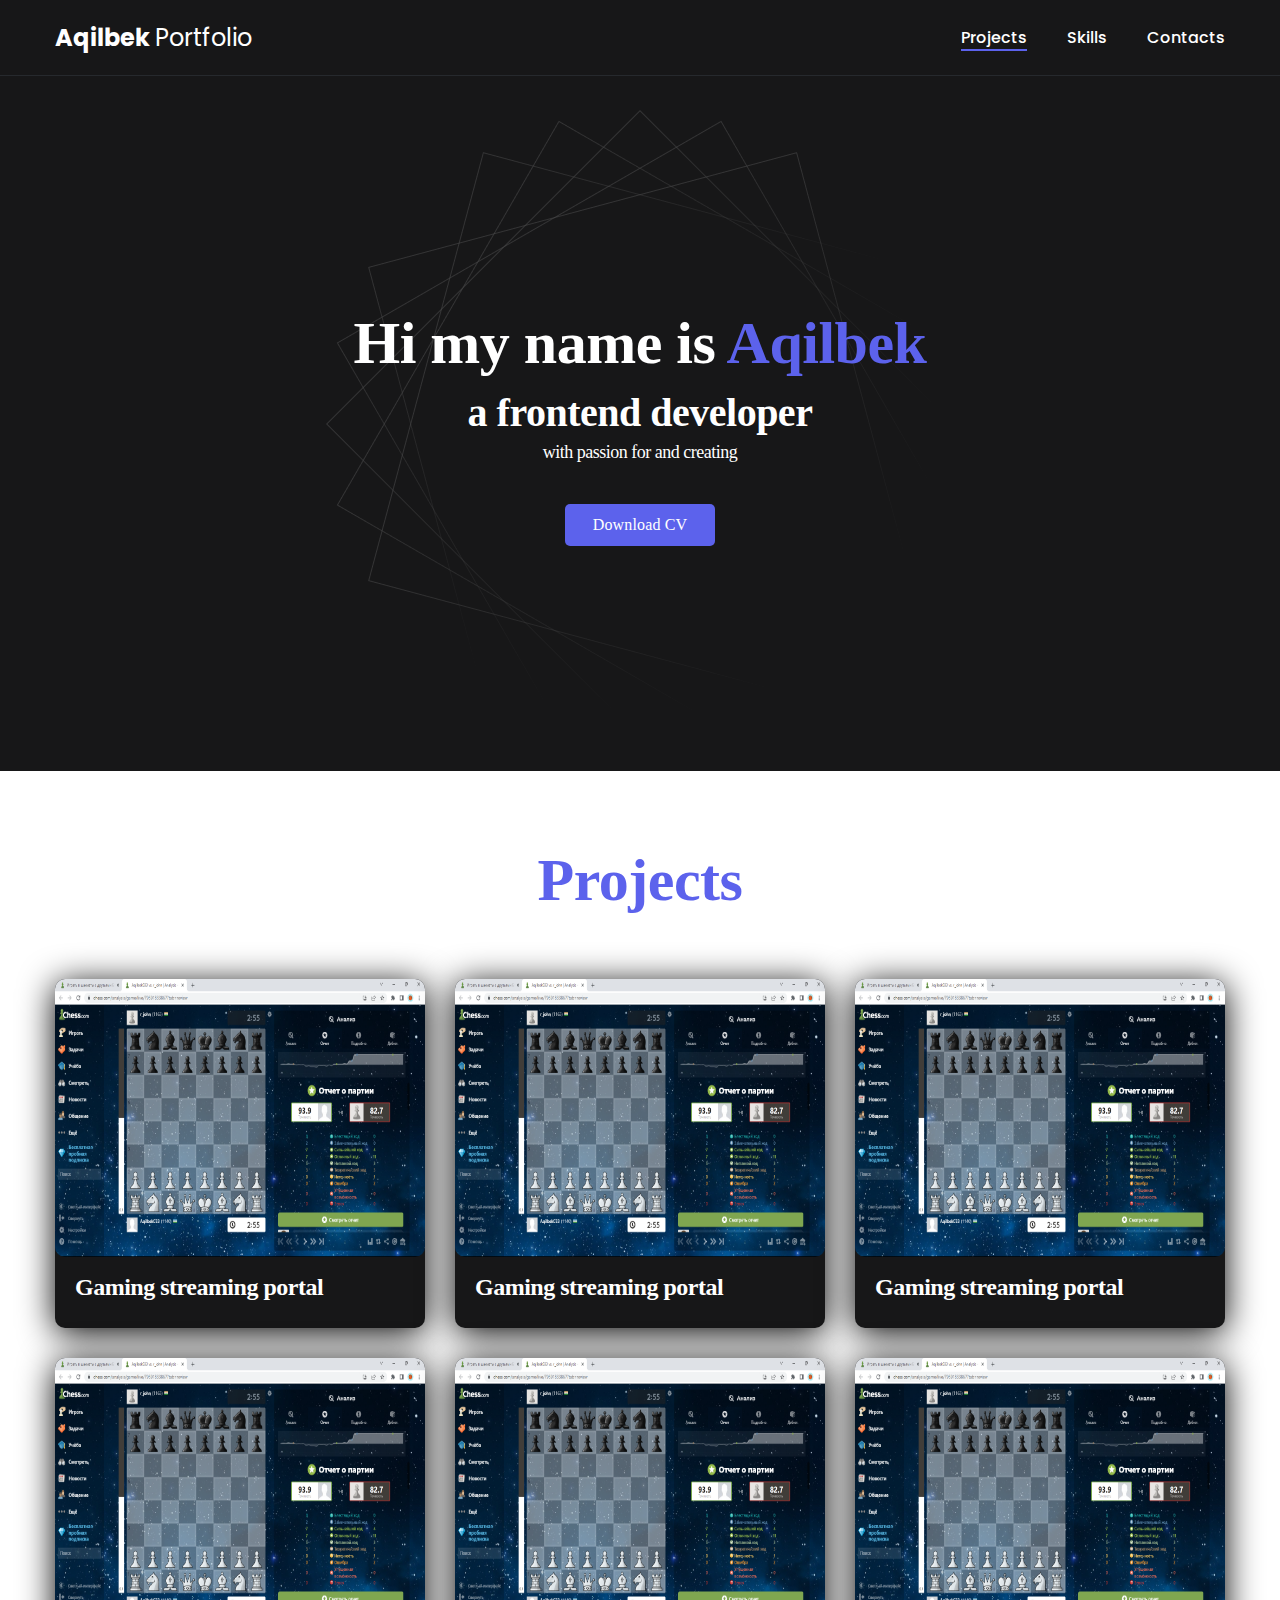
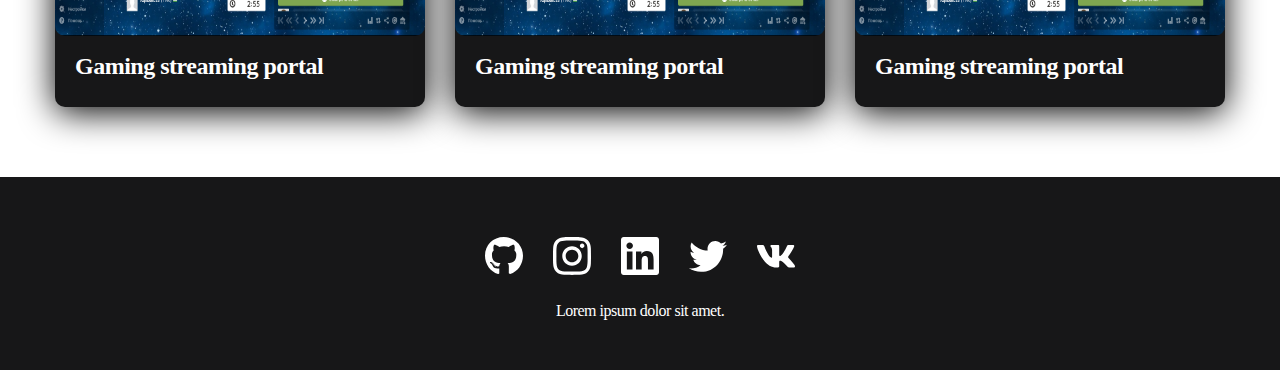
<file: index.html>
<!DOCTYPE html>
<html lang="en">
<head>
    <meta charset="UTF-8">
    <meta http-equiv="X-UA-Compatible" content="IE=edge">
    <meta name="viewport" content="width=device-width, initial-scale=1.0">
    <title>Aqilbek</title>
    <link rel="stylesheet" href="./assets/css/main.css">
</head>
<body>
        <nav class="nav ">
          <div class="container">
            <div class="nav-row">
                <a href="./index.html" class="logo">
                    <strong>Aqilbek</strong> Portfolio
                </a>  
                <ul class="nav-list">
                    <li class="nav-list__item">
                        <a href="#" class="nav-list__link nav-list__link--active">Projects</a>
                    </li>
                    <li class="nav-list__item">
                        <a href="#" class="nav-list__link">Skills</a>
                    </li>
                    <li class="nav-list__item">
                        <a href="#" class="nav-list__link">Contacts</a>
                    </li>
                </ul>
            </div>
          </div>
        </nav>

        <header class="header ">
       
             <div class="header__wrapper">
                <h1 class="header__title">
                    <strong> Hi my name is <em>Aqilbek</em></strong><br>
                    a frontend developer
                </h1>

                <div class="header__text">
                    <p>with passion for and creating</p>
                </div>
                <a href="#" class="btn">Download CV</a>
                 </div>
          
        </header>


        <main class="section ">
            <div class="container">
                <h2 class="title-1">Projects</h2>

                <ul class="projects">
                    <li class="project">
                        <img class="project__img" src="./images/pROject.jpg" alt="....">
                        <h3 class="project__title">Gaming streaming portal</h3>
                    </li>
                    <li class="project">
                        <img class="project__img" src="./images/pROject.jpg" alt="....">
                        <h3 class="project__title">Gaming streaming portal</h3>
                    </li>
                    <li class="project">
                        <img class="project__img" src="./images/pROject.jpg" alt="....">
                        <h3 class="project__title">Gaming streaming portal</h3>
                    </li>
                     <li class="project">
                        <img class="project__img" src="./images/pROject.jpg" alt="....">
                        <h3 class="project__title">Gaming streaming portal</h3>
                    </li>
                     <li class="project">
                        <img class="project__img" src="./images/pROject.jpg" alt="....">
                        <h3 class="project__title">Gaming streaming portal</h3>
                    </li>
                     <li class="project">
                        <img class="project__img" src="./images/pROject.jpg" alt="....">
                        <h3 class="project__title">Gaming streaming portal</h3>
                    </li>
                </ul>
            </div>
        </main>


        <footer class="footer">

            <div class="container">

                <div class="footer__wrapper">

                    <ul class="social">
                        <li class="social__item"><a href="#"><img src="./img_icons/gitHub.svg" alt=""></a></li>
                        <li class="social__item"><a href="#"><img src="./img_icons/instagram.svg" alt=""></a></li>
                        <li class="social__item"><a href="#"><img src="./img_icons/linkedIn.svg" alt=""></a></li>
                        <li class="social__item"><a href="#"><img src="./img_icons/twitter.svg" alt=""></a></li>
                        <li class="social__item"><a href="#"><img src="./img_icons/vk.svg" alt=""></a></li>
                      
    
                    </ul>


                    <div class="copyright">

                        <p>Lorem ipsum dolor sit amet.</p>
        
                    </div>

                </div>
               
            </div>

            
        </footer>

    <script src="./assets/js/app.js"></script>
</body>
</html>
</file>
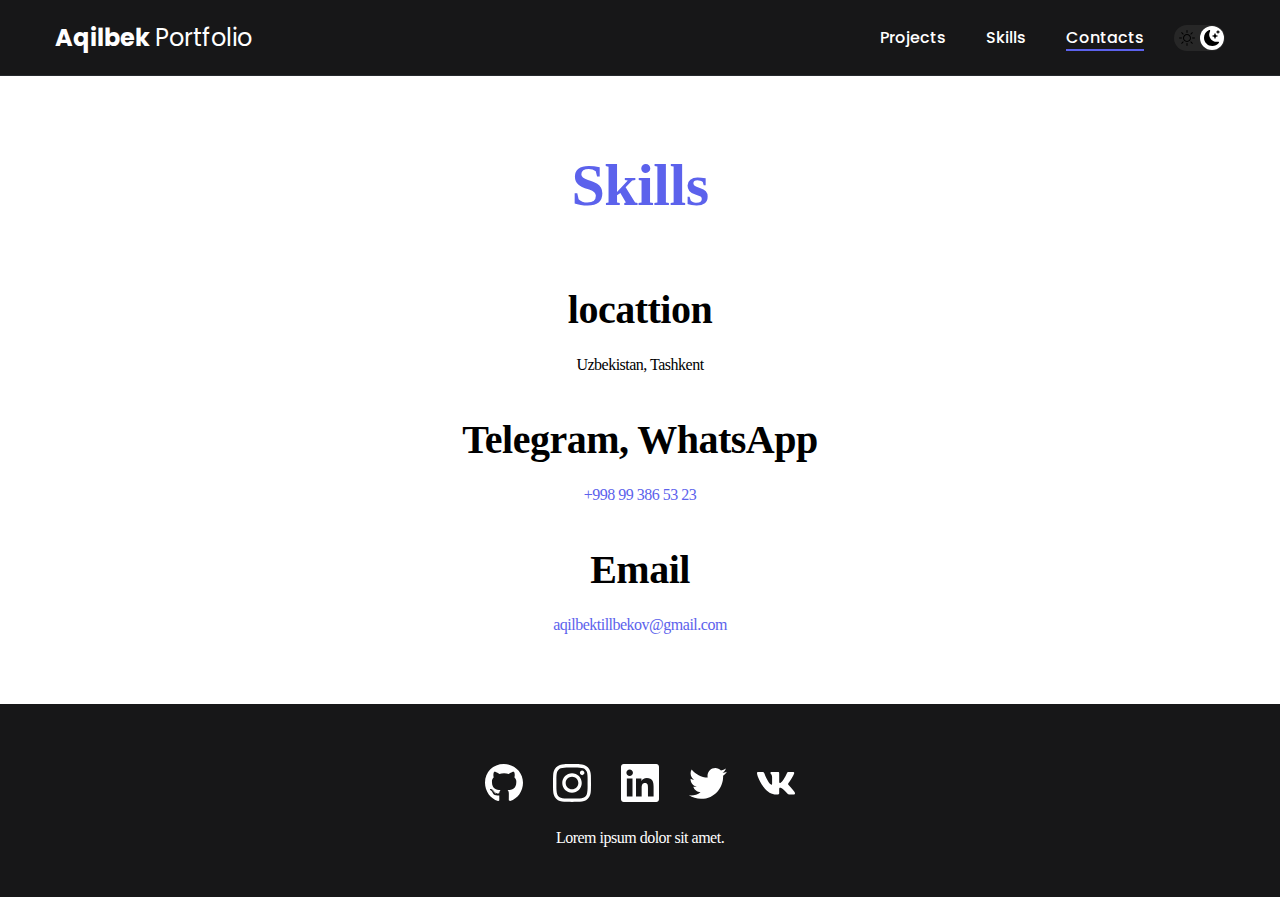
<file: contact.html>
<!DOCTYPE html>
<html lang="en">
<head>
    <meta charset="UTF-8">
    <meta http-equiv="X-UA-Compatible" content="IE=edge">
    <meta name="viewport" content="width=device-width, initial-scale=1.0">
    <title>Aqilbek</title>
    <link rel="stylesheet" href="./assets/css/main.css">
</head>
<body>
        <nav class="nav ">
          <div class="container">
            <div class="nav-row">
                <a href="./index.html" class="logo">
                    <strong>Aqilbek</strong> Portfolio
                </a>
                
                <button class="dark-mode-btn dark-mode-btn--active">
                    <img src="./img_icons/Sun.svg" alt="light mode" class="dark-mode-btn__icon">
                    <img src="./img_icons/Moon.svg" alt=" mode" class="dark-mode-btn__icon">

                </button>
                <ul class="nav-list">
                    <li class="nav-list__item">
                        <a href="projec-paget.html" class="nav-list__link ">Projects</a>
                    </li>
                    <li class="nav-list__item">
                        <a href="skills.html" class="nav-list__link ">Skills</a>
                    </li>
                    <li class="nav-list__item">
                        <a href="contact.html" class="nav-list__link nav-list__link--active">Contacts</a>
                    </li>
                </ul>
            </div>
          </div>
        </nav>




        <main class="section ">
            <div class="container">
                <h1 class="title-1">Skills</h1>

                <ul class="content-list">
                    <li class="content-list__item">
                        <h2 class="title-2">locattion</h2>
                        <p>Uzbekistan, Tashkent</p>
                    
                    </li>
                    <li class="content-list__item">
                        <h2 class="title-2">Telegram, WhatsApp</h2>
                        <p><a href="tel:+998993865323">+998 99 386 53 23</a></p>
                    </li>

                    <li class="content-list__item">
                        <h2 class="title-2">Email</h2>
                        <p><a href="email:aqilbektillbekov@gmail.com">aqilbektillbekov@gmail.com</a></p>
                    </li>
                </ul>
         
            </div>
        </main>


        <footer class="footer">

            <div class="container">

                <div class="footer__wrapper">

                    <ul class="social">
                        <li class="social__item"><a href="#"><img src="./img_icons/gitHub.svg" alt=""></a></li>
                        <li class="social__item"><a href="#"><img src="./img_icons/instagram.svg" alt=""></a></li>
                        <li class="social__item"><a href="#"><img src="./img_icons/linkedIn.svg" alt=""></a></li>
                        <li class="social__item"><a href="#"><img src="./img_icons/twitter.svg" alt=""></a></li>
                        <li class="social__item"><a href="#"><img src="./img_icons/vk.svg" alt=""></a></li>
                      
    
                    </ul>


                    <div class="copyright">

                        <p>Lorem ipsum dolor sit amet.</p>
        
                    </div>

                </div>
               
            </div>

            
        </footer>

    <script src="./assets/js/app.js"></script>
</body>
</html>
</file>
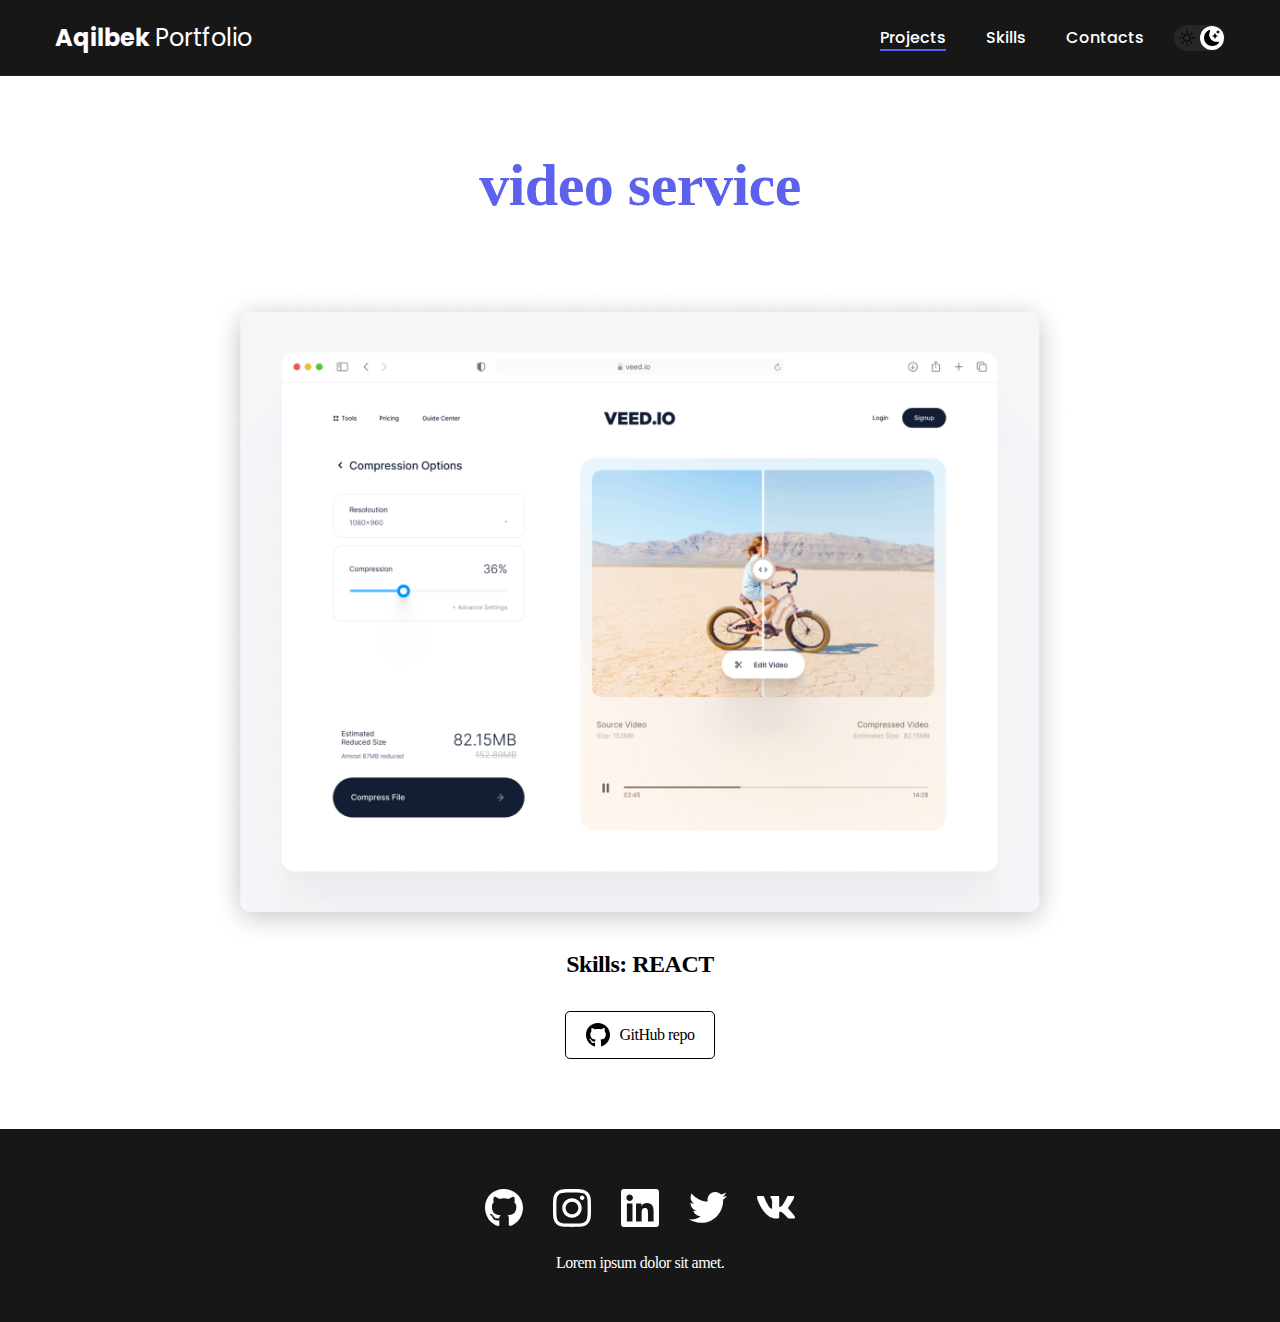
<file: projec-paget.html>
<!DOCTYPE html>
<html lang="en">
<head>
    <meta charset="UTF-8">
    <meta http-equiv="X-UA-Compatible" content="IE=edge">
    <meta name="viewport" content="width=device-width, initial-scale=1.0">
    <title>Aqilbek</title>
    <link rel="stylesheet" href="./assets/css/main.css">
</head>
<body>
        <nav class="nav ">
          <div class="container">
            <div class="nav-row">
                <a href="./index.html" class="logo">
                    <strong>Aqilbek</strong> Portfolio
                </a>  

                <button class="dark-mode-btn dark-mode-btn--active">
                    <img src="./img_icons/Sun.svg" alt="light mode" class="dark-mode-btn__icon">
                    <img src="./img_icons/Moon.svg" alt=" mode" class="dark-mode-btn__icon">

                </button>

                <ul class="nav-list">
                    <li class="nav-list__item">
                        <a href="projec-paget.html" class="nav-list__link nav-list__link--active">Projects</a>
                    </li>
                    <li class="nav-list__item">
                        <a href="skills.html" class="nav-list__link">Skills</a>
                    </li>
                    <li class="nav-list__item">
                        <a href="contact.html" class="nav-list__link">Contacts</a>
                    </li>
                </ul>
            </div>
          </div>
        </nav>




        <main class="section ">
            <div class="container">
                

               <div class="project-details">
                <h1 class="title-1">video service</h1>


                <img src="./images/project__video.png" alt="" class="project-detalis__cover">
                
                <div class="project-detalis__desc">
                    <p>Skills: REACT</p>
                </div>
            <a href="#" class="btn-outline">
                <img src="./img_icons/gitHub-black.svg" alt="">
                GitHub repo
            </a>
            </div>
            </div>
        </main>


        <footer class="footer">

            <div class="container">

                <div class="footer__wrapper">

                    <ul class="social">
                        <li class="social__item"><a href="#"><img src="./img_icons/gitHub.svg" alt=""></a></li>
                        <li class="social__item"><a href="#"><img src="./img_icons/instagram.svg" alt=""></a></li>
                        <li class="social__item"><a href="#"><img src="./img_icons/linkedIn.svg" alt=""></a></li>
                        <li class="social__item"><a href="#"><img src="./img_icons/twitter.svg" alt=""></a></li>
                        <li class="social__item"><a href="#"><img src="./img_icons/vk.svg" alt=""></a></li>
                      
    
                    </ul>


                    <div class="copyright">

                        <p>Lorem ipsum dolor sit amet.</p>
        
                    </div>

                </div>
               
            </div>

            
        </footer>

    <script src="./assets/js/app.js"></script>
</body>
</html>
</file>
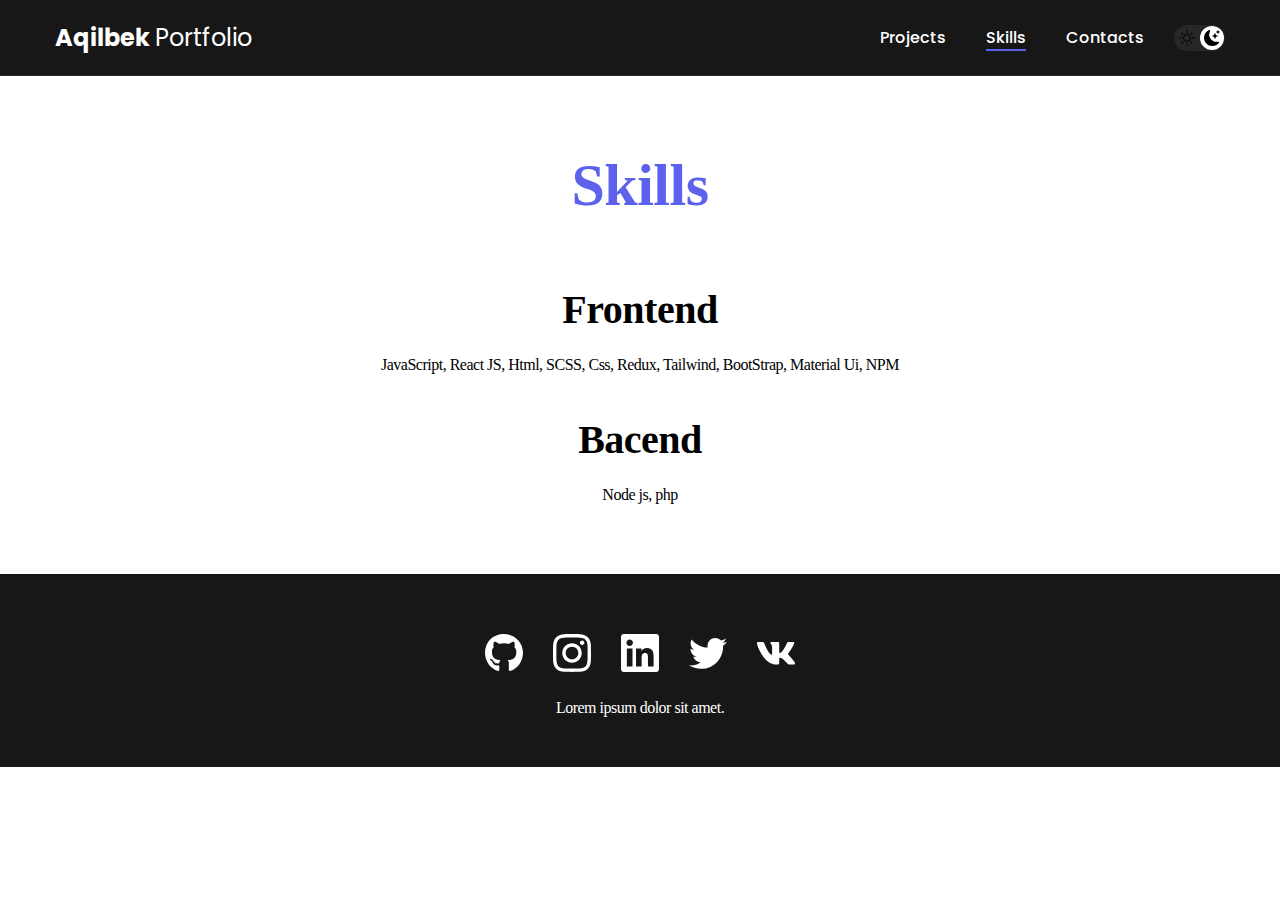
<file: skills.html>
<!DOCTYPE html>
<html lang="en">
<head>
    <meta charset="UTF-8">
    <meta http-equiv="X-UA-Compatible" content="IE=edge">
    <meta name="viewport" content="width=device-width, initial-scale=1.0">
    <title>Aqilbek</title>
    <link rel="stylesheet" href="./assets/css/main.css">
</head>
<body>
        <nav class="nav ">
          <div class="container">
            <div class="nav-row">
                <a href="./index.html" class="logo">
                    <strong>Aqilbek</strong> Portfolio
                </a>  

                <button class="dark-mode-btn dark-mode-btn--active">
                    <img src="./img_icons/Sun.svg" alt="light mode" class="dark-mode-btn__icon">
                    <img src="./img_icons/Moon.svg" alt=" mode" class="dark-mode-btn__icon">

                </button>
                
                <ul class="nav-list">
                    <li class="nav-list__item">
                        <a href="projec-paget.html" class="nav-list__link ">Projects</a>
                    </li>
                    <li class="nav-list__item">
                        <a href="skills.html" class="nav-list__link nav-list__link--active">Skills</a>
                    </li>
                    <li class="nav-list__item">
                        <a href="contact.html" class="nav-list__link">Contacts</a>
                    </li>
                </ul>
            </div>
          </div>
        </nav>




        <main class="section ">
            <div class="container">
                <h1 class="title-1">Skills</h1>

                <ul class="content-list">
                    <li class="content-list__item">
                        <h2 class="title-2">Frontend</h2>
                        <p>JavaScript, React JS, Html, SCSS, Css, Redux, Tailwind, BootStrap, Material Ui, NPM</p>
                    
                    </li>
                    <li class="content-list__item">
                        <h2 class="title-2">Bacend</h2>
                        <p>Node js,     php </p>
                    </li>
                </ul>
         
            </div>
        </main>


        <footer class="footer">

            <div class="container">

                <div class="footer__wrapper">

                    <ul class="social">
                        <li class="social__item"><a href="#"><img src="./img_icons/gitHub.svg" alt=""></a></li>
                        <li class="social__item"><a href="#"><img src="./img_icons/instagram.svg" alt=""></a></li>
                        <li class="social__item"><a href="#"><img src="./img_icons/linkedIn.svg" alt=""></a></li>
                        <li class="social__item"><a href="#"><img src="./img_icons/twitter.svg" alt=""></a></li>
                        <li class="social__item"><a href="#"><img src="./img_icons/vk.svg" alt=""></a></li>
                      
    
                    </ul>


                    <div class="copyright">

                        <p>Lorem ipsum dolor sit amet.</p>
        
                    </div>

                </div>
               
            </div>

            
        </footer>

    <script src="./assets/js/app.js"></script>
</body>
</html>
</file>
<file: assets/css/main.css>
@import "./reset.css";
@import url('https://fonts.googleapis.com/css2?family=DM+Sans:ital,wght@0,400;0,500;0,700;1,400;1,500;1,700&display=swap');
@import url('https://fonts.googleapis.com/css2?family=Poppins:ital,wght@0,200;0,300;0,400;0,500;0,600;0,700;1,400;1,500&display=swap');


:root{
    --ppopins: 'Poppins', sans-serif;
    --DM-Sans: 'DM Sans', sans-serif;

    --black:#171718;
    --white:#fff;
    --black-border:#26292D;
    --purple:#5C62EC;


    --dark-bg:var(--black);
    --dark-border:var(var(--black-border));
    --header-text:var(var(--white));
    --accent:var(var(--purple));

    /* light mode */

    --page-bg: #fff;
    --text-color:#000;


    --title-1:var(var(--purple));


    --project-card-bg:var(--black);
    --project-card-text:var(--white);

}



/* *{
  border: 1px solid red;
} */

.dark{
  --page-bg: #252526;
  --text-color:#fff;
}
html, body {
  font-family: var(--color-DM-Sans);  
  letter-spacing: -0.5px;

  min-height: 100vh;
  display: flex;
  flex-direction: column;
  background-color: var(--page-bg);
    color: var(--text-color);
}


.container{
  margin: 0 auto;
  padding: 0 15px;
  max-width: 1200px;
}

.none{
  display: none !important;
}

.nav{
  padding: 20px 0;
  border-bottom: 1px solid var(--black-border) ;
  background-color: #171718;
  color: #fff;
  letter-spacing: normal;
  
}

.title-1{
  margin-bottom: 60px;
  font-size: 60px;
  font-weight: 700;
  line-height: 1.3;
  text-align: center;
  color:var(--purple);

}

.title-2{
  font-size: 40px;
  line-height: 1.3;
  margin-bottom: 20px;
  font-weight: 700;
}


.nav-row{
  display: flex;
  justify-content: flex-end;
  align-items: center;
  column-gap: 30px;
  row-gap: 20px;
  flex-wrap: wrap;
}

.logo{
  margin-right: auto;
  color: #fff;
  font-size: 24px;
  font-family: var(--ppopins);

}

.logo strong{
  font-weight: 700;
}

.nav-list{
  display: flex; 
  flex-wrap: wrap;
  row-gap: 10px;
  align-items: center;
  column-gap: 40px;
  font-size: 16px;
  font-weight: 500;
  font-family: var(--ppopins);
}


.nav-list__link{
  color: var(--header-text);
  transition: opacity 0.3s ease-in;
}

.nav-list__link:hover{
  opacity: 0.8;
}

.nav-list__link:active{
  position: relative;
  top: 1px;
}



.nav-list__link--active{

  position: relative;

}


.nav-list__link--active::before{
  content: "";
  

  position: absolute;
  left: 0;
  top: 100%;

  display: block;
  height: 2px;
  width: 100%;
  background-color: #5c62EC;

}


/* dark mode */

.dark-mode-btn{
  order: 9;
  position: relative;
  display: flex;
  justify-content: space-between;
  width: 51px;
  height: 26px;
  background-color: #272727;
  border-radius:50px;
  padding: 5px;
}


.dark-mode-btn::before{
  content: "";

  position: absolute;
  top: 1px;
  left: 1px;
  display: block;
  width: 24px;
  height: 24px;
  border-radius: 50%;
  background-color: var(--white);
  transition:left 0.2s ease;

}
.dark-mode-btn__icon{
  position: relative;
  z-index: 9px;
}


.dark-mode-btn--active::before{
  left: 26px;
}

/* header */


.header{
  padding: 40px 0;
  min-height: 695px;
  background-color: var(--black);
  text-align: center;
  color: var(--white);
  display: flex;
  justify-content: center;
  align-items: center;


  background-image: url("./../../images/Orqa-fon.png");
  background-repeat: no-repeat;
  background-size: auto;
  background-position:center center;
}

.header__wrapper{
  padding: 0 15px;
  max-width: 660px;

}

.header__title{
  font-size: 40px;
  font-weight: 700;
  line-height: 1.4;
}

.header__title strong{
  font-size: 60px;
  font-weight: 700;
}

.header__title em{
  font-style: normal;
  color: var(--purple);
}

.header__text{
  margin-bottom: 40px;
  font-size: 18px;
  line-height: 1.333;
}

.header__text p + p{
  margin-top: 1em;
}

.btn{
  display: inline-block;
  padding: 12px 28px;
  border-radius: 5px;
  background-color: var(--purple);
  color: var(--white);
 letter-spacing: 0.15px; 
 font-size: 16px;
 font-weight: 500;
 transition: opacity 0.3s ease-in;
}

.btn:hover{
  opacity: 0.7;
}

.btn:active{
  position: relative;
  top: 1px;
}

/* btn-outline */

.btn-outline{
  display: flex;
  column-gap: 10px;
  align-items: center;
  
  
  height: 48px;
  border-radius: 5px;
  background-color: #fff;
  padding: 12px 20px;
  border: 1px solid #000;
  color: #000;

}


.btn-outline:hover{
  opacity: 0.7;
}

.btn-outline:active{
  position: relative;
  top: 1px;
}


/* main section*/


.project__img{
  max-width: 370px;
  min-height: 278px;
}

/* general */

.section{
  padding: 70px 0;
}


.projects{
  display: flex;
  justify-content: center;
  flex-wrap: wrap;
  column-gap: 30px;
  row-gap: 30px;
}

.project{
  max-width: 370px;
  background-color: var(--project-card-bg);
  box-shadow: 0px 5px 35px rgba(0 0 0.25);
  border-radius: 10px;
}

.project__img{
  border-radius: 10px;

}

.project__title{
  padding: 15px 20px 25px;

  font-weight: 700;
  font-size: 24px;
  line-height: 1.3;

  color: #fff;
}


/* Project details */


.project-details{
  margin: 0 auto;
  max-width: 865px;
  display: flex;
  flex-direction: column;
  align-items: center;
  text-align: center;
}


.project-details__cover{

  max-width: 100%;
  margin-bottom: 40px;
  box-shadow: 0px 5px 35px rgba(0, 0, 0, 0.25);
  border-radius: 10px;
}



.project-detalis__desc{

  margin-bottom: 30px;
  font-weight: 700;
  font-size: 24px;
  line-height: 1.3;

}

/* content list */

.content-list{
  margin: 0 auto;
  max-width: 570px;
  display: flex;
  flex-direction: column;
  align-items: center;
  text-align: center;
  row-gap: 40px;
}

.content-list a{
  color: var(--purple);
}

.content-list-item{
  font-size: 18px;
  line-height: 1.5;
}

.content-list-item p+p{
  margin-top: 0.5rem;
}


.footer{
  margin-top: 0 auto;
  padding: 60px 0 50px;
  color: var(--white);
  background-color: var(--black);
}

.footer__wrapper{
  display: flex;
  flex-direction: column;
  align-items: center;
  row-gap: 27px;

}

.social{
  display: flex;
  column-gap: 30px;
  align-items: center;
}

.copyright{
  font-size: 16px;
}


.copyright p + p{
  margin: 0.5em;
}



@media only screen and (max-width: 620px) {

  .header{
    min-height: unset;
  }


  .nav-row{
    justify-content: space-between;
  }

  .dark-mode-btn{
    order: 0;
  }

  .section{
    padding: 40px 0;
  }

  .header__title{
    font-size: 30px;
  }

  .header__title strong {
    font-size: 40px;
  }

  .title-1{
    margin-bottom: 30px;
    font-size: 40px;
  }

  .title-2{
    margin-bottom: 10px;
    font-size: 30px;
  }

  .project__img{
    max-width: 270px;
    min-height: 228px;
  }

  .project{
    max-width: 270px;
    min-height: 30px;
  }


.project__title{
  font-size: 22px;
}

.project-detalis__desc{
  margin-bottom: 20px;
  font-size: 16px;
}
  
.footer{
  padding: 30px 0 20px;
}


.footer__wrapper{
  row-gap: 20px;
}

.social{
  column-gap: 20px;
}

.social__item{
  width: 28px;
}


.content-list{
  row-gap: 20px;
}

.content-list-item{
  font-size: 16px;
}



}


@media only screen and (max-width: 400px) {
  .header__title{
    font-size: 20px;
  }

  .header__title strong {
    font-size: 30px;
  }
}
</file>
